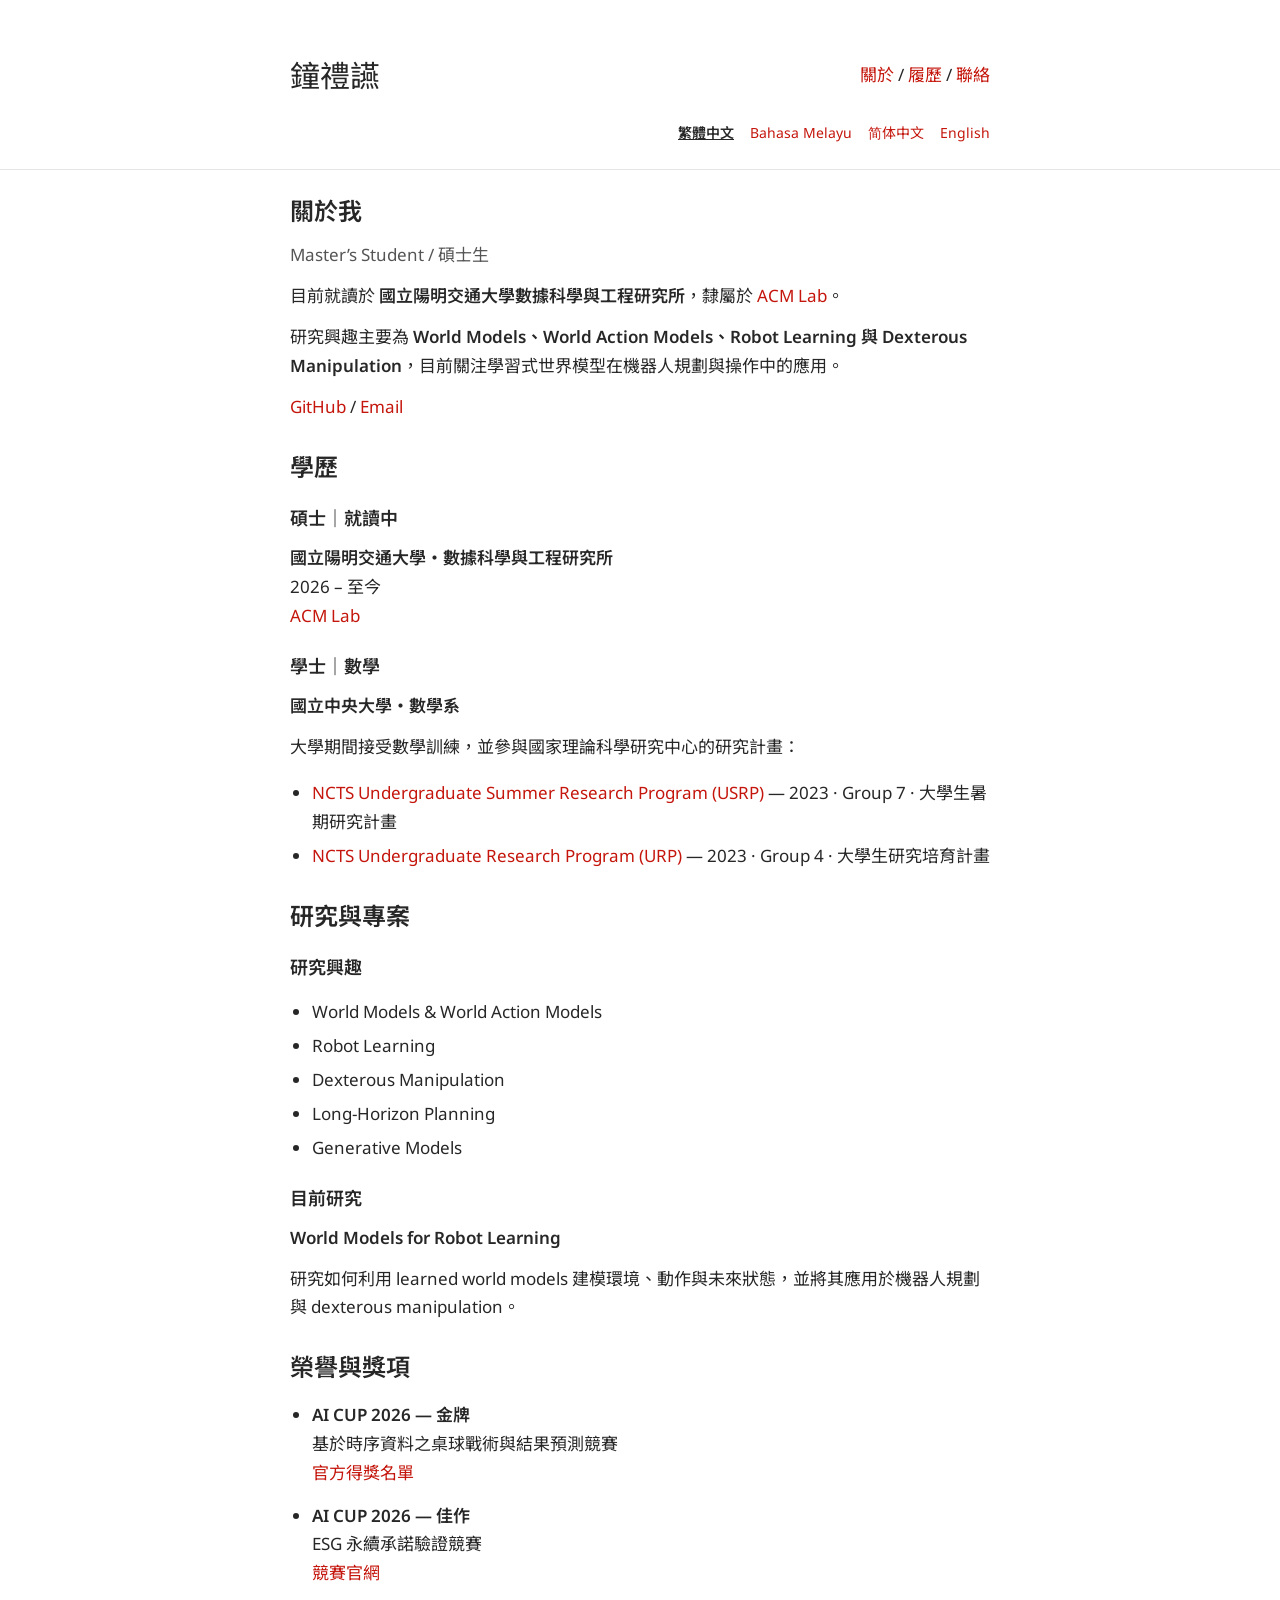
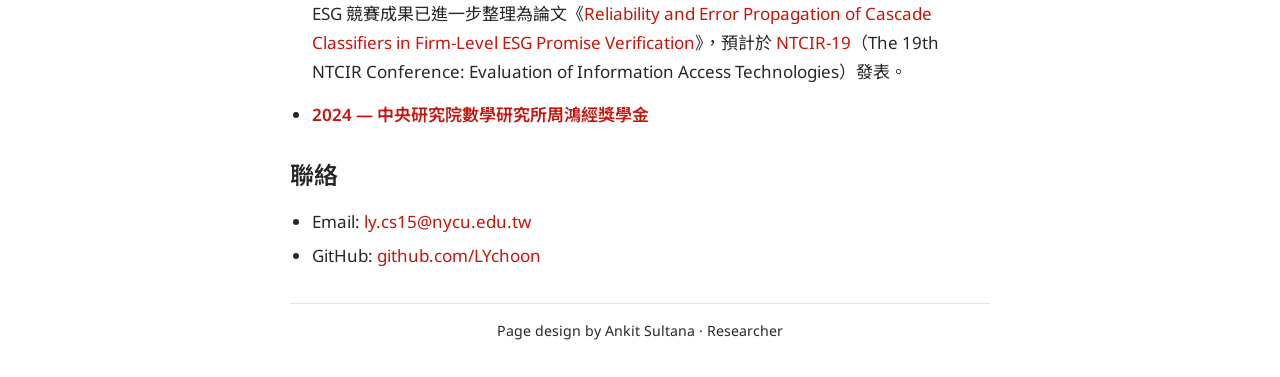
<file: index.html>
<!doctype html>
<!-- Adapted from Researcher by Ankit Sultana. GPL-3.0; see LICENSE. -->
<html lang="zh-Hant">
<head>
  <meta charset="utf-8">
  <meta name="viewport" content="width=device-width, initial-scale=1">
  <title>鐘禮讌 | CV</title>
  <meta name="description" content="鐘禮讌，國立陽明交通大學數據科學與工程研究所碩士生，隸屬 ACM Lab。研究興趣包括 World Models、Robot Learning 與 Dexterous Manipulation。">
  <meta name="author" content="鐘禮讌">
  <link rel="stylesheet" href="style.css">
  <script src="languages.js" defer></script>
</head>
<body>
  <a class="skip-link" href="#about">跳到主要內容</a>
  <header>
    <div class="container navbar">
      <a id="author-name" href="#about">鐘禮讌</a>
      <nav aria-label="履歷">
        <a href="#about">關於</a><span aria-hidden="true"> / </span>
        <a href="#education">履歷</a><span aria-hidden="true"> / </span>
        <a href="#contact">聯絡</a>
      </nav>
    </div>
    <nav class="language-nav container" aria-label="語言選擇">
        <a href="index.html" lang="zh-Hant" hreflang="zh-Hant" aria-current="page">繁體中文</a>
        <a href="zh-cn.html" lang="zh-Hans" hreflang="zh-Hans">简体中文</a>
        <a href="en.html" lang="en" hreflang="en">English</a>
        <a href="ms.html" lang="ms" hreflang="ms">Bahasa Melayu</a>
    </nav>
  </header>
  <hr class="page-rule">
  <main class="container content">
    <section id="about" aria-labelledby="about-title">
      <h1 id="about-title">關於我</h1>
      <p class="subtitle">Master’s Student / 碩士生</p>
      <p>目前就讀於 <strong>國立陽明交通大學數據科學與工程研究所</strong>，隸屬於 <a href="https://acm.cs.nycu.edu.tw/">ACM Lab</a>。</p>
      <p>研究興趣主要為 <strong>World Models、World Action Models、Robot Learning 與 Dexterous Manipulation</strong>，目前關注學習式世界模型在機器人規劃與操作中的應用。</p>
      <p><a href="https://github.com/LYchoon">GitHub</a> / <a href="mailto:ly.cs15@nycu.edu.tw">Email</a></p>
    </section>
    <section id="education" aria-labelledby="education-title">
      <h2 id="education-title">學歷</h2>
      <h3>碩士｜就讀中</h3>
      <p><strong>國立陽明交通大學・數據科學與工程研究所</strong><br>
        2026 – 至今<br>
        <a href="https://acm.cs.nycu.edu.tw/">ACM Lab</a>
      </p>
      <h3>學士｜數學</h3>
      <p><strong>國立中央大學・數學系</strong></p>
      <p>大學期間接受數學訓練，並參與國家理論科學研究中心的研究計畫：</p>
      <ul>
        <li><a href="https://sites.google.com/ncts.ntu.edu.tw/nctsusrp/2023/2023-topics-groups-reports?authuser=0">NCTS Undergraduate Summer Research Program (USRP)</a> — 2023 · Group 7 · 大學生暑期研究計畫</li>
        <li><a href="https://sites.google.com/ncts.ntu.edu.tw/urp/home/urp/2023?authuser=0">NCTS Undergraduate Research Program (URP)</a> — 2023 · Group 4 · 大學生研究培育計畫</li>
      </ul>
    </section>
    <section id="research" aria-labelledby="research-title">
      <h2 id="research-title">研究與專案</h2>
      <h3>研究興趣</h3>
      <ul>
        <li>World Models &amp; World Action Models</li>
        <li>Robot Learning</li>
        <li>Dexterous Manipulation</li>
        <li>Long-Horizon Planning</li>
        <li>Generative Models</li>
      </ul>
      <h3>目前研究</h3>
      <p><strong>World Models for Robot Learning</strong></p>
      <p>研究如何利用 learned world models 建模環境、動作與未來狀態，並將其應用於機器人規劃與 dexterous manipulation。</p>
    </section>
    <section id="awards" aria-labelledby="awards-title">
      <h2 id="awards-title">榮譽與獎項</h2>
      <ul class="awards-list">
        <li><strong>AI CUP 2026 — 金牌</strong><br>
          基於時序資料之桌球戰術與結果預測競賽<br>
          <a href="https://www.aicup.tw/_files/ugd/7fbdbf_f5f17a3fa5fc48acb966f7048b64f83f.pdf#page=1">官方得獎名單</a>
        </li>
        <li><strong>AI CUP 2026 — 佳作</strong><br>
          ESG 永續承諾驗證競賽<br>
          <a href="https://veripromiseesg.github.io/">競賽官網</a>
          <p>ESG 競賽成果已進一步整理為論文《<a href="https://research.nii.ac.jp/ntcir/ntcir-19/program.html#session-5a">Reliability and Error Propagation of Cascade Classifiers in Firm-Level ESG Promise Verification</a>》，預計於 <a href="https://research.nii.ac.jp/ntcir/ntcir-19/conference.html">NTCIR-19</a>（The 19th NTCIR Conference: Evaluation of Information Access Technologies）發表。</p>
        </li>
        <li><strong><a href="https://www.math.sinica.edu.tw/f59addca-1da6-47fd-9bb8-18d087da6088/posts/15089">2024 — 中央研究院數學研究所周鴻經獎學金</a></strong></li>
      </ul>
    </section>
    <section id="contact" aria-labelledby="contact-title">
      <h2 id="contact-title">聯絡</h2>
      <ul>
        <li>Email: <a href="mailto:ly.cs15@nycu.edu.tw">ly.cs15@nycu.edu.tw</a></li>
        <li>GitHub: <a href="https://github.com/LYchoon">github.com/LYchoon</a></li>
      </ul>
    </section>
    <footer>
      <hr>
      <p><small>Page design by <a href="https://github.com/ankitsultana/researcher">Ankit Sultana</a> · Researcher</small></p>
    </footer>
  </main>
</body>
</html>
</file>
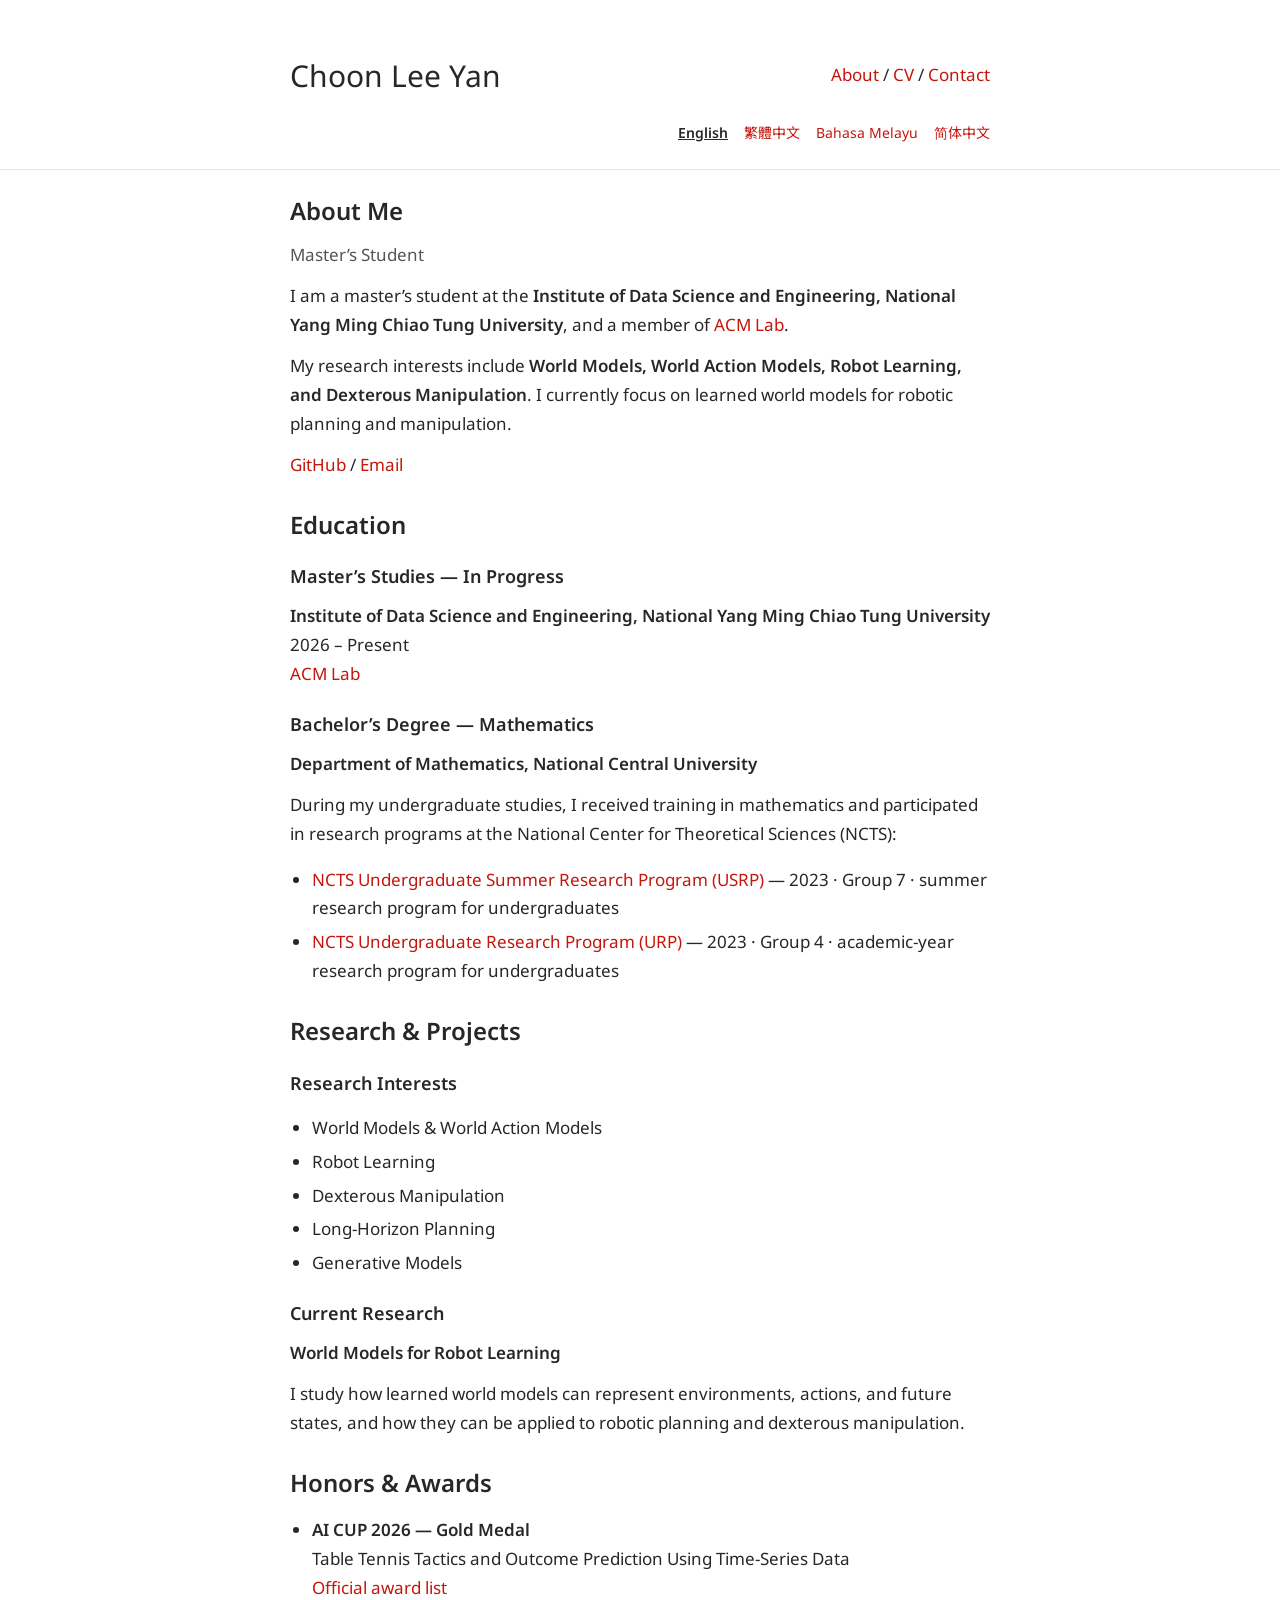
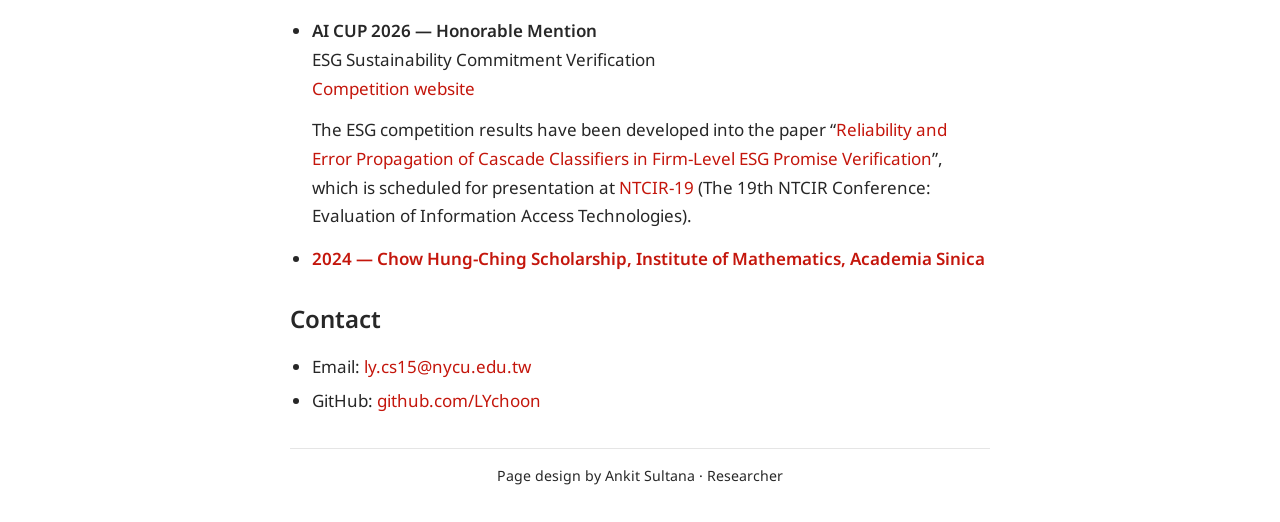
<file: en.html>
<!doctype html>
<!-- Adapted from Researcher by Ankit Sultana. GPL-3.0; see LICENSE. -->
<html lang="en">
<head>
  <meta charset="utf-8">
  <meta name="viewport" content="width=device-width, initial-scale=1">
  <title>Choon Lee Yan | CV</title>
  <meta name="description" content="Choon Lee Yan is a master’s student at the Institute of Data Science and Engineering, National Yang Ming Chiao Tung University, and a member of ACM Lab. Research interests include world models and robot learning.">
  <meta name="author" content="Choon Lee Yan">
  <link rel="stylesheet" href="style.css">
  <script src="languages.js" defer></script>
</head>
<body>
  <a class="skip-link" href="#about">Skip to main content</a>
  <header>
    <div class="container navbar">
      <a id="author-name" href="#about">Choon Lee Yan</a>
      <nav aria-label="CV">
        <a href="#about">About</a><span aria-hidden="true"> / </span>
        <a href="#education">CV</a><span aria-hidden="true"> / </span>
        <a href="#contact">Contact</a>
      </nav>
    </div>
    <nav class="language-nav container" aria-label="Language selection">
        <a href="en.html" lang="en" hreflang="en" aria-current="page">English</a>
        <a href="index.html" lang="zh-Hant" hreflang="zh-Hant">繁體中文</a>
        <a href="zh-cn.html" lang="zh-Hans" hreflang="zh-Hans">简体中文</a>
        <a href="ms.html" lang="ms" hreflang="ms">Bahasa Melayu</a>
    </nav>
  </header>
  <hr class="page-rule">
  <main class="container content">
    <section id="about" aria-labelledby="about-title">
      <h1 id="about-title">About Me</h1>
      <p class="subtitle">Master’s Student</p>
      <p>I am a master’s student at the <strong>Institute of Data Science and Engineering, National Yang Ming Chiao Tung University</strong>, and a member of <a href="https://acm.cs.nycu.edu.tw/">ACM Lab</a>.</p>
      <p>My research interests include <strong>World Models, World Action Models, Robot Learning, and Dexterous Manipulation</strong>. I currently focus on learned world models for robotic planning and manipulation.</p>
      <p><a href="https://github.com/LYchoon">GitHub</a> / <a href="mailto:ly.cs15@nycu.edu.tw">Email</a></p>
    </section>
    <section id="education" aria-labelledby="education-title">
      <h2 id="education-title">Education</h2>
      <h3>Master’s Studies — In Progress</h3>
      <p><strong>Institute of Data Science and Engineering, National Yang Ming Chiao Tung University</strong><br>
        2026 – Present<br>
        <a href="https://acm.cs.nycu.edu.tw/">ACM Lab</a>
      </p>
      <h3>Bachelor’s Degree — Mathematics</h3>
      <p><strong>Department of Mathematics, National Central University</strong></p>
      <p>During my undergraduate studies, I received training in mathematics and participated in research programs at the National Center for Theoretical Sciences (NCTS):</p>
      <ul>
        <li><a href="https://sites.google.com/ncts.ntu.edu.tw/nctsusrp/2023/2023-topics-groups-reports?authuser=0">NCTS Undergraduate Summer Research Program (USRP)</a> — 2023 · Group 7 · summer research program for undergraduates</li>
        <li><a href="https://sites.google.com/ncts.ntu.edu.tw/urp/home/urp/2023?authuser=0">NCTS Undergraduate Research Program (URP)</a> — 2023 · Group 4 · academic-year research program for undergraduates</li>
      </ul>
    </section>
    <section id="research" aria-labelledby="research-title">
      <h2 id="research-title">Research &amp; Projects</h2>
      <h3>Research Interests</h3>
      <ul>
        <li>World Models &amp; World Action Models</li>
        <li>Robot Learning</li>
        <li>Dexterous Manipulation</li>
        <li>Long-Horizon Planning</li>
        <li>Generative Models</li>
      </ul>
      <h3>Current Research</h3>
      <p><strong>World Models for Robot Learning</strong></p>
      <p>I study how learned world models can represent environments, actions, and future states, and how they can be applied to robotic planning and dexterous manipulation.</p>
    </section>
    <section id="awards" aria-labelledby="awards-title">
      <h2 id="awards-title">Honors &amp; Awards</h2>
      <ul class="awards-list">
        <li><strong>AI CUP 2026 — Gold Medal</strong><br>
          Table Tennis Tactics and Outcome Prediction Using Time-Series Data<br>
          <a href="https://www.aicup.tw/_files/ugd/7fbdbf_f5f17a3fa5fc48acb966f7048b64f83f.pdf#page=1">Official award list</a>
        </li>
        <li><strong>AI CUP 2026 — Honorable Mention</strong><br>
          ESG Sustainability Commitment Verification<br>
          <a href="https://veripromiseesg.github.io/">Competition website</a>
          <p>The ESG competition results have been developed into the paper “<a href="https://research.nii.ac.jp/ntcir/ntcir-19/program.html#session-5a">Reliability and Error Propagation of Cascade Classifiers in Firm-Level ESG Promise Verification</a>”, which is scheduled for presentation at <a href="https://research.nii.ac.jp/ntcir/ntcir-19/conference.html">NTCIR-19</a> (The 19th NTCIR Conference: Evaluation of Information Access Technologies).</p>
        </li>
        <li><strong><a href="https://www.math.sinica.edu.tw/f59addca-1da6-47fd-9bb8-18d087da6088/posts/15089">2024 — Chow Hung-Ching Scholarship, Institute of Mathematics, Academia Sinica</a></strong></li>
      </ul>
    </section>
    <section id="contact" aria-labelledby="contact-title">
      <h2 id="contact-title">Contact</h2>
      <ul>
        <li>Email: <a href="mailto:ly.cs15@nycu.edu.tw">ly.cs15@nycu.edu.tw</a></li>
        <li>GitHub: <a href="https://github.com/LYchoon">github.com/LYchoon</a></li>
      </ul>
    </section>
    <footer>
      <hr>
      <p><small>Page design by <a href="https://github.com/ankitsultana/researcher">Ankit Sultana</a> · Researcher</small></p>
    </footer>
  </main>
</body>
</html>
</file>
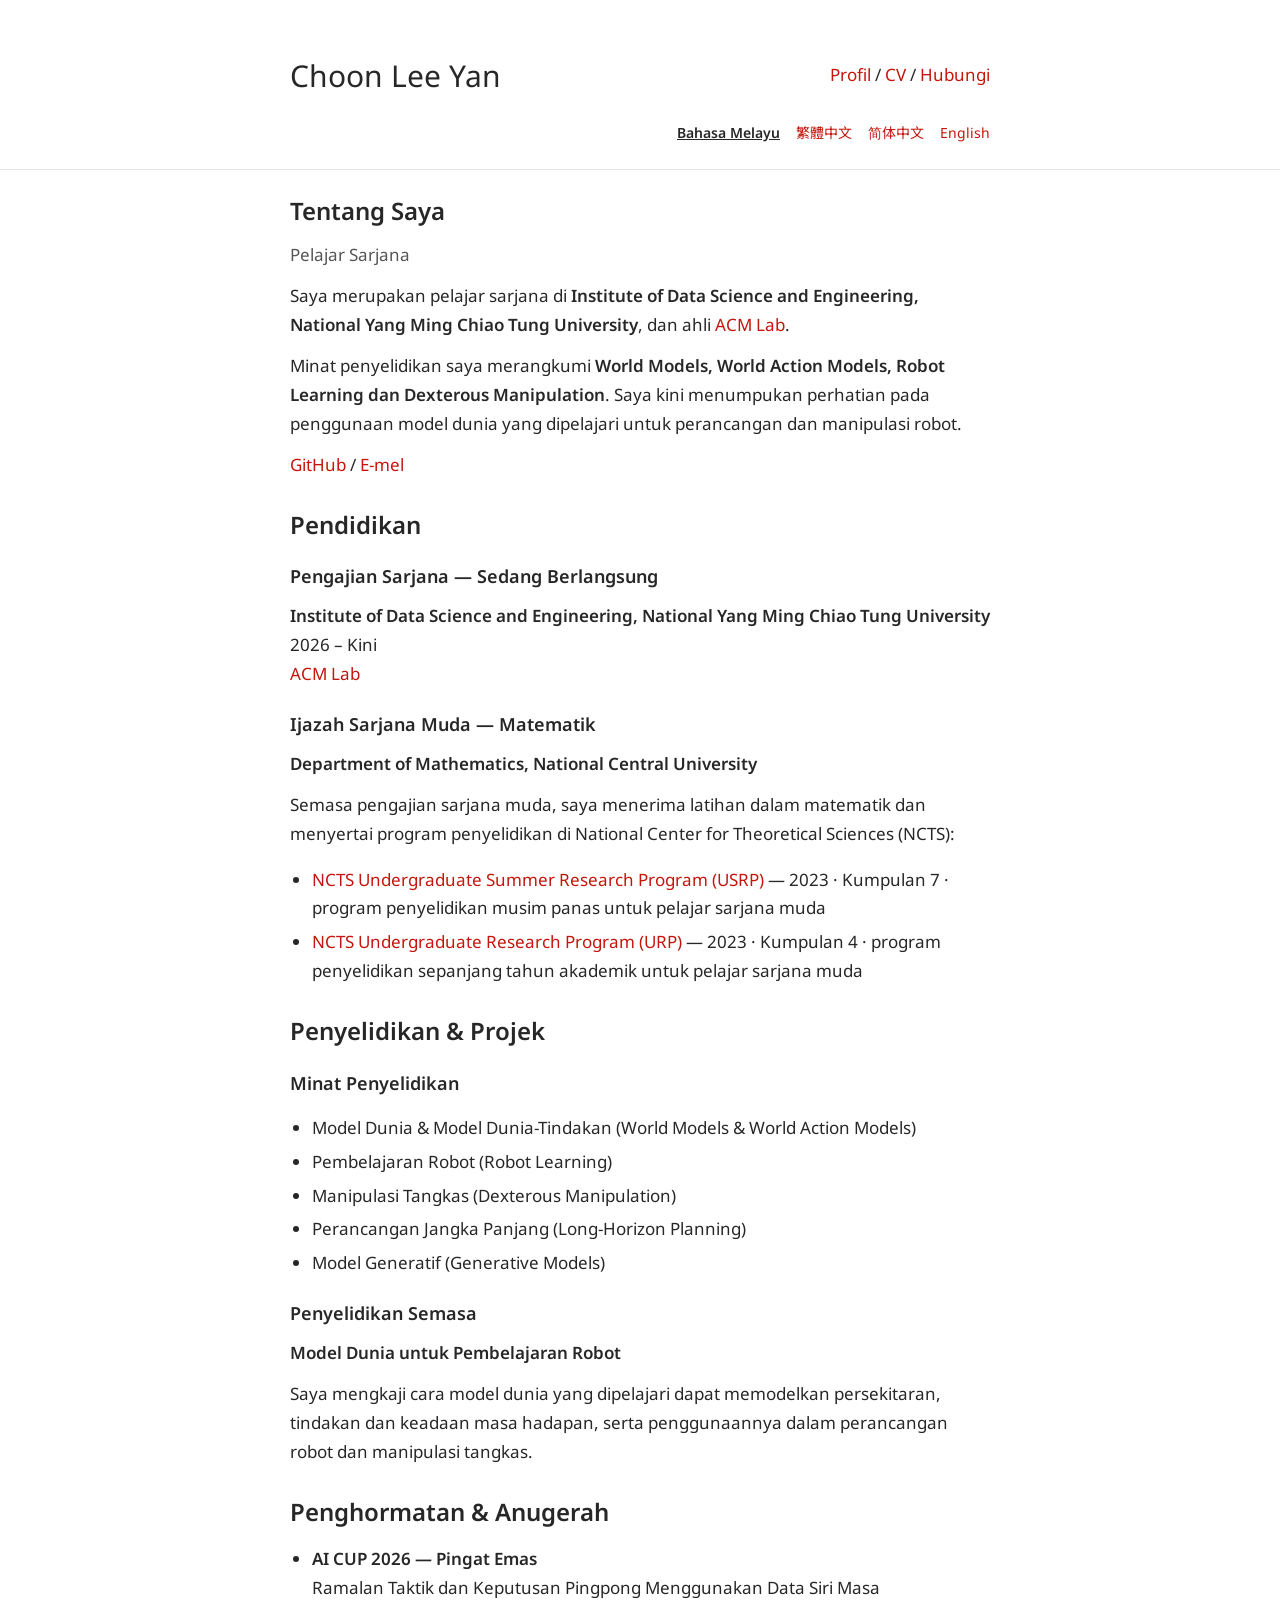
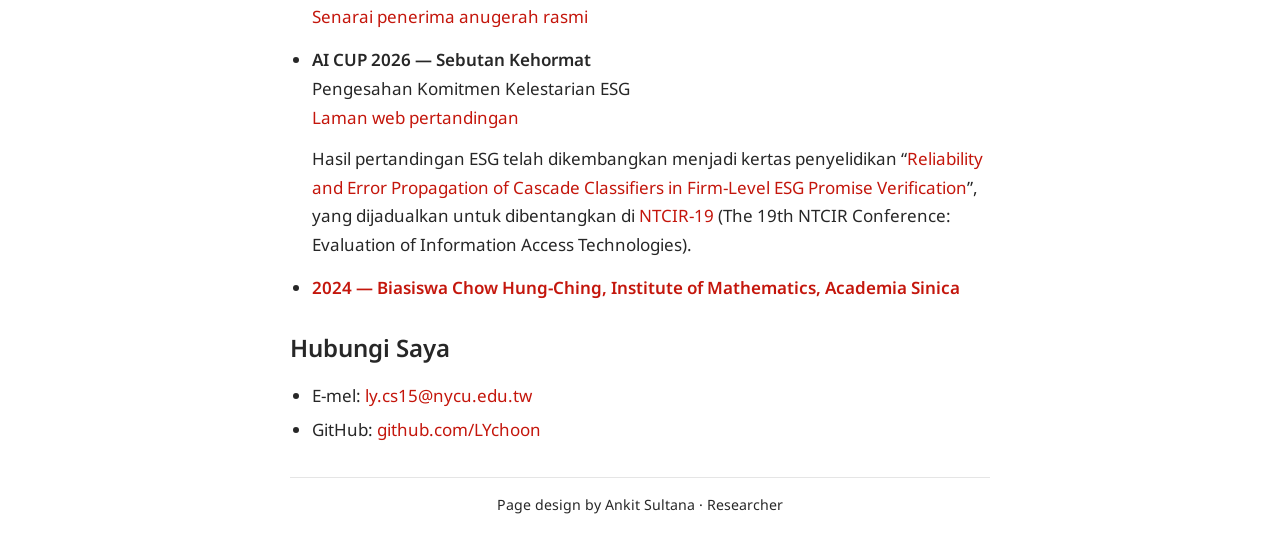
<file: ms.html>
<!doctype html>
<!-- Adapted from Researcher by Ankit Sultana. GPL-3.0; see LICENSE. -->
<html lang="ms">
<head>
  <meta charset="utf-8">
  <meta name="viewport" content="width=device-width, initial-scale=1">
  <title>Choon Lee Yan | CV</title>
  <meta name="description" content="Choon Lee Yan ialah pelajar sarjana di Institute of Data Science and Engineering, National Yang Ming Chiao Tung University, dan ahli ACM Lab. Minat penyelidikan merangkumi model dunia dan pembelajaran robot.">
  <meta name="author" content="Choon Lee Yan">
  <link rel="stylesheet" href="style.css">
  <script src="languages.js" defer></script>
</head>
<body>
  <a class="skip-link" href="#about">Langkau ke kandungan utama</a>
  <header>
    <div class="container navbar">
      <a id="author-name" href="#about">Choon Lee Yan</a>
      <nav aria-label="CV">
        <a href="#about">Profil</a><span aria-hidden="true"> / </span>
        <a href="#education">CV</a><span aria-hidden="true"> / </span>
        <a href="#contact">Hubungi</a>
      </nav>
    </div>
    <nav class="language-nav container" aria-label="Pilihan bahasa">
        <a href="ms.html" lang="ms" hreflang="ms" aria-current="page">Bahasa Melayu</a>
        <a href="index.html" lang="zh-Hant" hreflang="zh-Hant">繁體中文</a>
        <a href="zh-cn.html" lang="zh-Hans" hreflang="zh-Hans">简体中文</a>
        <a href="en.html" lang="en" hreflang="en">English</a>
    </nav>
  </header>
  <hr class="page-rule">
  <main class="container content">
    <section id="about" aria-labelledby="about-title">
      <h1 id="about-title">Tentang Saya</h1>
      <p class="subtitle">Pelajar Sarjana</p>
      <p>Saya merupakan pelajar sarjana di <strong>Institute of Data Science and Engineering, National Yang Ming Chiao Tung University</strong>, dan ahli <a href="https://acm.cs.nycu.edu.tw/">ACM Lab</a>.</p>
      <p>Minat penyelidikan saya merangkumi <strong>World Models, World Action Models, Robot Learning dan Dexterous Manipulation</strong>. Saya kini menumpukan perhatian pada penggunaan model dunia yang dipelajari untuk perancangan dan manipulasi robot.</p>
      <p><a href="https://github.com/LYchoon">GitHub</a> / <a href="mailto:ly.cs15@nycu.edu.tw">E-mel</a></p>
    </section>
    <section id="education" aria-labelledby="education-title">
      <h2 id="education-title">Pendidikan</h2>
      <h3>Pengajian Sarjana — Sedang Berlangsung</h3>
      <p><strong>Institute of Data Science and Engineering, National Yang Ming Chiao Tung University</strong><br>
        2026 – Kini<br>
        <a href="https://acm.cs.nycu.edu.tw/">ACM Lab</a>
      </p>
      <h3>Ijazah Sarjana Muda — Matematik</h3>
      <p><strong>Department of Mathematics, National Central University</strong></p>
      <p>Semasa pengajian sarjana muda, saya menerima latihan dalam matematik dan menyertai program penyelidikan di National Center for Theoretical Sciences (NCTS):</p>
      <ul>
        <li><a href="https://sites.google.com/ncts.ntu.edu.tw/nctsusrp/2023/2023-topics-groups-reports?authuser=0">NCTS Undergraduate Summer Research Program (USRP)</a> — 2023 · Kumpulan 7 · program penyelidikan musim panas untuk pelajar sarjana muda</li>
        <li><a href="https://sites.google.com/ncts.ntu.edu.tw/urp/home/urp/2023?authuser=0">NCTS Undergraduate Research Program (URP)</a> — 2023 · Kumpulan 4 · program penyelidikan sepanjang tahun akademik untuk pelajar sarjana muda</li>
      </ul>
    </section>
    <section id="research" aria-labelledby="research-title">
      <h2 id="research-title">Penyelidikan &amp; Projek</h2>
      <h3>Minat Penyelidikan</h3>
      <ul>
        <li>Model Dunia &amp; Model Dunia-Tindakan (World Models &amp; World Action Models)</li>
        <li>Pembelajaran Robot (Robot Learning)</li>
        <li>Manipulasi Tangkas (Dexterous Manipulation)</li>
        <li>Perancangan Jangka Panjang (Long-Horizon Planning)</li>
        <li>Model Generatif (Generative Models)</li>
      </ul>
      <h3>Penyelidikan Semasa</h3>
      <p><strong>Model Dunia untuk Pembelajaran Robot</strong></p>
      <p>Saya mengkaji cara model dunia yang dipelajari dapat memodelkan persekitaran, tindakan dan keadaan masa hadapan, serta penggunaannya dalam perancangan robot dan manipulasi tangkas.</p>
    </section>
    <section id="awards" aria-labelledby="awards-title">
      <h2 id="awards-title">Penghormatan &amp; Anugerah</h2>
      <ul class="awards-list">
        <li><strong>AI CUP 2026 — Pingat Emas</strong><br>
          Ramalan Taktik dan Keputusan Pingpong Menggunakan Data Siri Masa<br>
          <a href="https://www.aicup.tw/_files/ugd/7fbdbf_f5f17a3fa5fc48acb966f7048b64f83f.pdf#page=1">Senarai penerima anugerah rasmi</a>
        </li>
        <li><strong>AI CUP 2026 — Sebutan Kehormat</strong><br>
          Pengesahan Komitmen Kelestarian ESG<br>
          <a href="https://veripromiseesg.github.io/">Laman web pertandingan</a>
          <p>Hasil pertandingan ESG telah dikembangkan menjadi kertas penyelidikan “<a href="https://research.nii.ac.jp/ntcir/ntcir-19/program.html#session-5a">Reliability and Error Propagation of Cascade Classifiers in Firm-Level ESG Promise Verification</a>”, yang dijadualkan untuk dibentangkan di <a href="https://research.nii.ac.jp/ntcir/ntcir-19/conference.html">NTCIR-19</a> (The 19th NTCIR Conference: Evaluation of Information Access Technologies).</p>
        </li>
        <li><strong><a href="https://www.math.sinica.edu.tw/f59addca-1da6-47fd-9bb8-18d087da6088/posts/15089">2024 — Biasiswa Chow Hung-Ching, Institute of Mathematics, Academia Sinica</a></strong></li>
      </ul>
    </section>
    <section id="contact" aria-labelledby="contact-title">
      <h2 id="contact-title">Hubungi Saya</h2>
      <ul>
        <li>E-mel: <a href="mailto:ly.cs15@nycu.edu.tw">ly.cs15@nycu.edu.tw</a></li>
        <li>GitHub: <a href="https://github.com/LYchoon">github.com/LYchoon</a></li>
      </ul>
    </section>
    <footer>
      <hr>
      <p><small>Page design by <a href="https://github.com/ankitsultana/researcher">Ankit Sultana</a> · Researcher</small></p>
    </footer>
  </main>
</body>
</html>
</file>
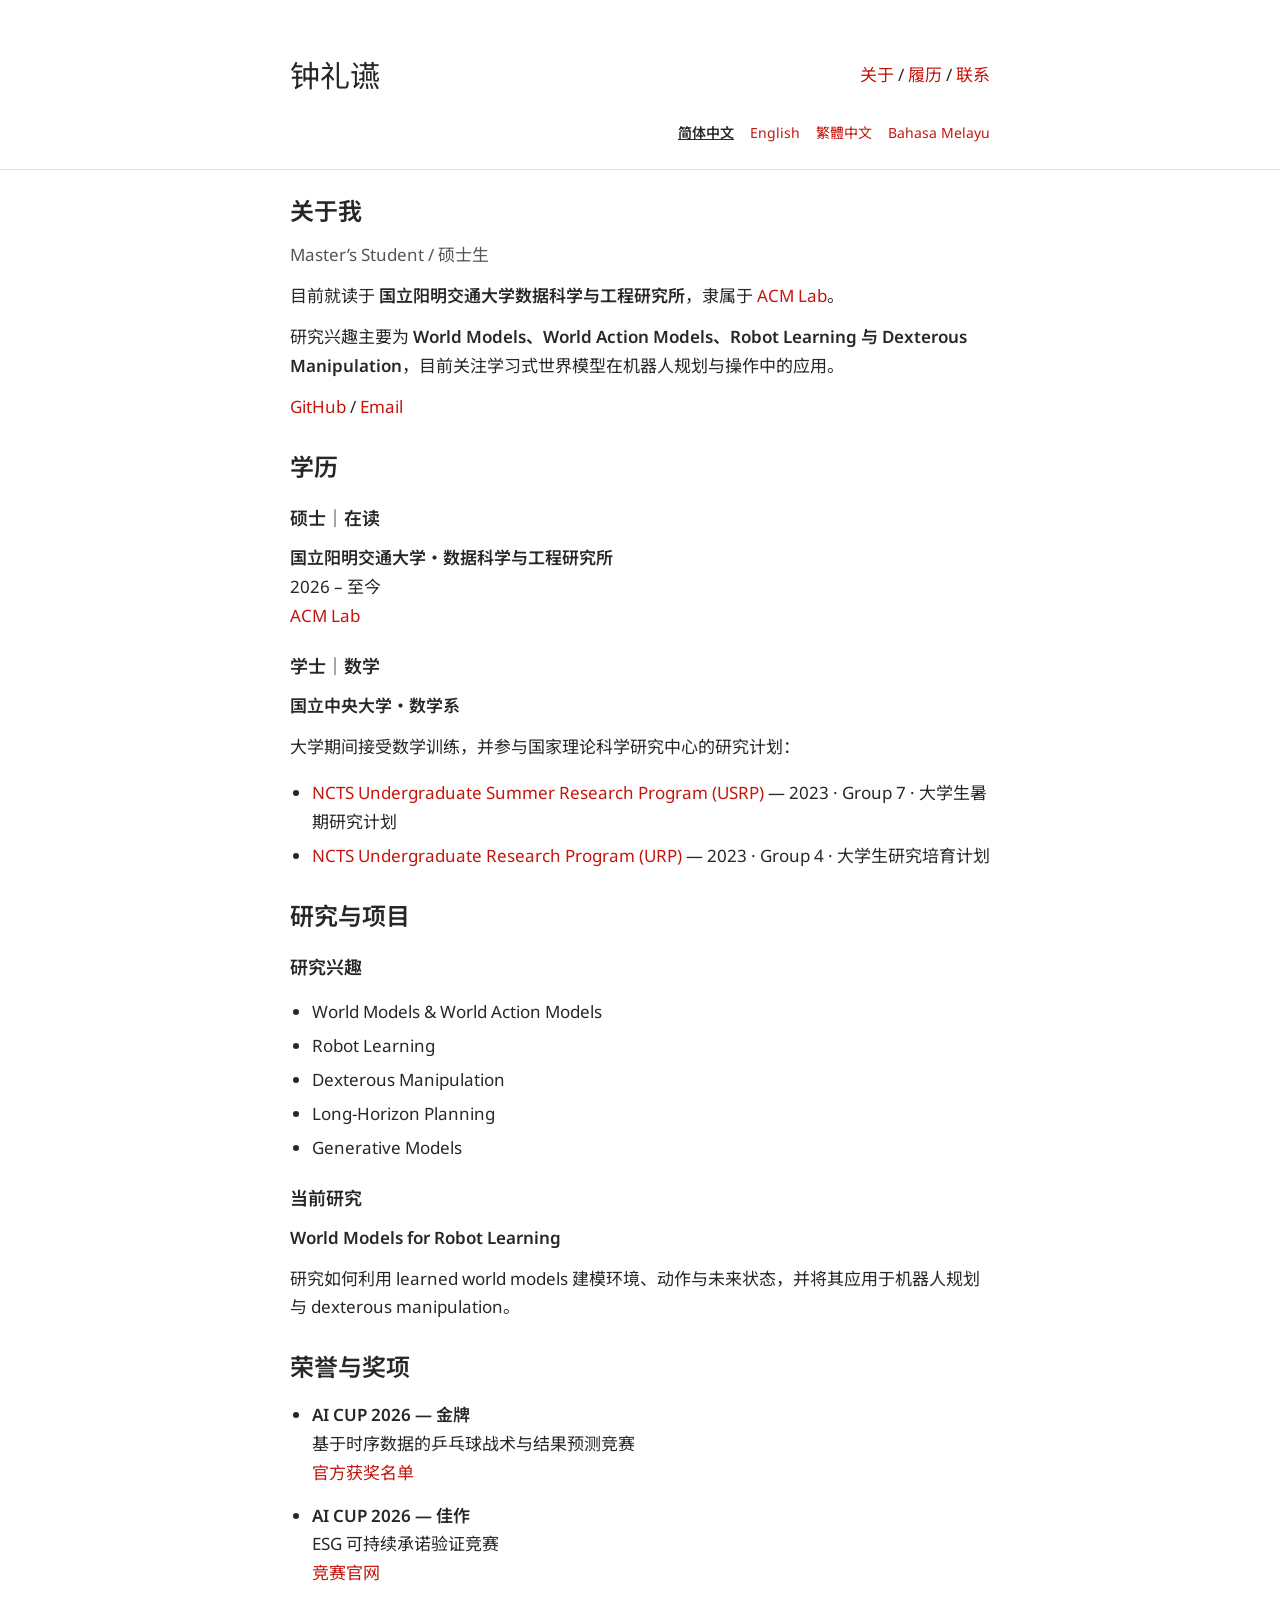
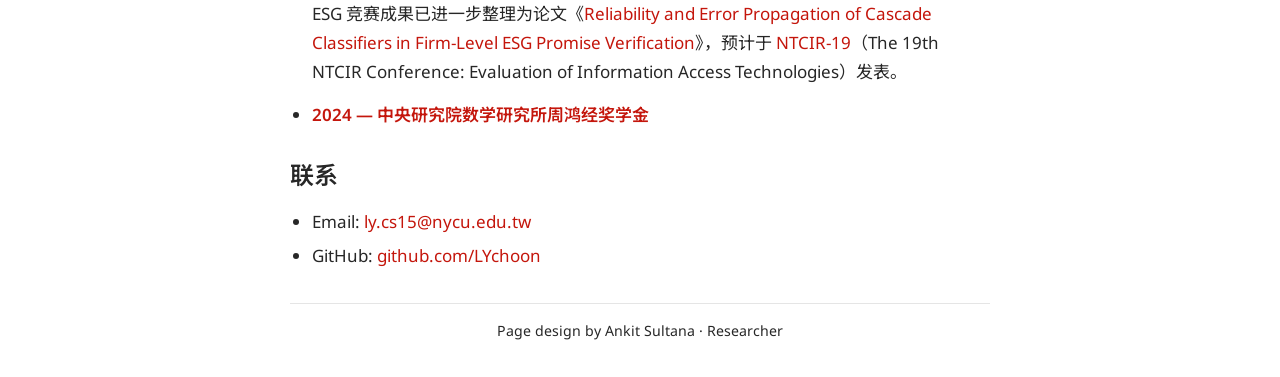
<file: zh-cn.html>
<!doctype html>
<!-- Adapted from Researcher by Ankit Sultana. GPL-3.0; see LICENSE. -->
<html lang="zh-Hans">
<head>
  <meta charset="utf-8">
  <meta name="viewport" content="width=device-width, initial-scale=1">
  <title>钟礼䜩 | CV</title>
  <meta name="description" content="钟礼䜩，国立阳明交通大学数据科学与工程研究所硕士生，隶属于 ACM Lab。研究兴趣包括 World Models、Robot Learning 与 Dexterous Manipulation。">
  <meta name="author" content="钟礼䜩">
  <link rel="stylesheet" href="style.css">
  <script src="languages.js" defer></script>
</head>
<body>
  <a class="skip-link" href="#about">跳到主要内容</a>
  <header>
    <div class="container navbar">
      <a id="author-name" href="#about">钟礼䜩</a>
      <nav aria-label="履历">
        <a href="#about">关于</a><span aria-hidden="true"> / </span>
        <a href="#education">履历</a><span aria-hidden="true"> / </span>
        <a href="#contact">联系</a>
      </nav>
    </div>
    <nav class="language-nav container" aria-label="语言选择">
        <a href="zh-cn.html" lang="zh-Hans" hreflang="zh-Hans" aria-current="page">简体中文</a>
        <a href="index.html" lang="zh-Hant" hreflang="zh-Hant">繁體中文</a>
        <a href="en.html" lang="en" hreflang="en">English</a>
        <a href="ms.html" lang="ms" hreflang="ms">Bahasa Melayu</a>
    </nav>
  </header>
  <hr class="page-rule">
  <main class="container content">
    <section id="about" aria-labelledby="about-title">
      <h1 id="about-title">关于我</h1>
      <p class="subtitle">Master’s Student / 硕士生</p>
      <p>目前就读于 <strong>国立阳明交通大学数据科学与工程研究所</strong>，隶属于 <a href="https://acm.cs.nycu.edu.tw/">ACM Lab</a>。</p>
      <p>研究兴趣主要为 <strong>World Models、World Action Models、Robot Learning 与 Dexterous Manipulation</strong>，目前关注学习式世界模型在机器人规划与操作中的应用。</p>
      <p><a href="https://github.com/LYchoon">GitHub</a> / <a href="mailto:ly.cs15@nycu.edu.tw">Email</a></p>
    </section>
    <section id="education" aria-labelledby="education-title">
      <h2 id="education-title">学历</h2>
      <h3>硕士｜在读</h3>
      <p><strong>国立阳明交通大学・数据科学与工程研究所</strong><br>
        2026 – 至今<br>
        <a href="https://acm.cs.nycu.edu.tw/">ACM Lab</a>
      </p>
      <h3>学士｜数学</h3>
      <p><strong>国立中央大学・数学系</strong></p>
      <p>大学期间接受数学训练，并参与国家理论科学研究中心的研究计划：</p>
      <ul>
        <li><a href="https://sites.google.com/ncts.ntu.edu.tw/nctsusrp/2023/2023-topics-groups-reports?authuser=0">NCTS Undergraduate Summer Research Program (USRP)</a> — 2023 · Group 7 · 大学生暑期研究计划</li>
        <li><a href="https://sites.google.com/ncts.ntu.edu.tw/urp/home/urp/2023?authuser=0">NCTS Undergraduate Research Program (URP)</a> — 2023 · Group 4 · 大学生研究培育计划</li>
      </ul>
    </section>
    <section id="research" aria-labelledby="research-title">
      <h2 id="research-title">研究与项目</h2>
      <h3>研究兴趣</h3>
      <ul>
        <li>World Models &amp; World Action Models</li>
        <li>Robot Learning</li>
        <li>Dexterous Manipulation</li>
        <li>Long-Horizon Planning</li>
        <li>Generative Models</li>
      </ul>
      <h3>当前研究</h3>
      <p><strong>World Models for Robot Learning</strong></p>
      <p>研究如何利用 learned world models 建模环境、动作与未来状态，并将其应用于机器人规划与 dexterous manipulation。</p>
    </section>
    <section id="awards" aria-labelledby="awards-title">
      <h2 id="awards-title">荣誉与奖项</h2>
      <ul class="awards-list">
        <li><strong>AI CUP 2026 — 金牌</strong><br>
          基于时序数据的乒乓球战术与结果预测竞赛<br>
          <a href="https://www.aicup.tw/_files/ugd/7fbdbf_f5f17a3fa5fc48acb966f7048b64f83f.pdf#page=1">官方获奖名单</a>
        </li>
        <li><strong>AI CUP 2026 — 佳作</strong><br>
          ESG 可持续承诺验证竞赛<br>
          <a href="https://veripromiseesg.github.io/">竞赛官网</a>
          <p>ESG 竞赛成果已进一步整理为论文《<a href="https://research.nii.ac.jp/ntcir/ntcir-19/program.html#session-5a">Reliability and Error Propagation of Cascade Classifiers in Firm-Level ESG Promise Verification</a>》，预计于 <a href="https://research.nii.ac.jp/ntcir/ntcir-19/conference.html">NTCIR-19</a>（The 19th NTCIR Conference: Evaluation of Information Access Technologies）发表。</p>
        </li>
        <li><strong><a href="https://www.math.sinica.edu.tw/f59addca-1da6-47fd-9bb8-18d087da6088/posts/15089">2024 — 中央研究院数学研究所周鸿经奖学金</a></strong></li>
      </ul>
    </section>
    <section id="contact" aria-labelledby="contact-title">
      <h2 id="contact-title">联系</h2>
      <ul>
        <li>Email: <a href="mailto:ly.cs15@nycu.edu.tw">ly.cs15@nycu.edu.tw</a></li>
        <li>GitHub: <a href="https://github.com/LYchoon">github.com/LYchoon</a></li>
      </ul>
    </section>
    <footer>
      <hr>
      <p><small>Page design by <a href="https://github.com/ankitsultana/researcher">Ankit Sultana</a> · Researcher</small></p>
    </footer>
  </main>
</body>
</html>
</file>
<file: style.css>
/* Researcher by Ankit Sultana, adapted 2026-10-05. GPL-3.0; see LICENSE. */
@import url("https://fonts.googleapis.com/css2?family=Noto+Sans:wght@400;600&family=Noto+Sans+JP:wght@400;600&family=Noto+Sans+SC:wght@400;600&family=Noto+Sans+TC:wght@400;600&display=swap");

html { scroll-behavior: smooth; }
body { margin: 0; color: #272727; background: #fff; font-family: "Noto Sans", "Noto Sans TC", "Segoe UI", Arial, sans-serif; font-size: 17px; font-weight: 400; line-height: 1.7; }
html[lang="zh-Hant"] body { font-family: "Noto Sans", "Noto Sans TC", "Microsoft JhengHei", sans-serif; }
html[lang="zh-Hans"] body { font-family: "Noto Sans", "Noto Sans SC", "Microsoft YaHei", "Microsoft JhengHei", sans-serif; }
html[lang="ja"] body { font-family: "Noto Sans", "Noto Sans JP", "Yu Gothic", "Meiryo", sans-serif; }
h1, h2, h3, strong, b { font-weight: 600; }
a { color: #c4160c; text-decoration: none; overflow-wrap: anywhere; }
a:hover { text-decoration: underline; }
a:focus-visible { outline: 2px solid #c4160c; outline-offset: 4px; }
hr { border: 0; border-top: 1px solid rgba(0, 0, 0, .1); }
.container { max-width: 700px; margin: auto; }
.navbar { padding: 50px 0 20px; display: flex; align-items: center; justify-content: space-between; gap: 24px; }
#author-name { color: #272727; font-size: 30px; }
nav { white-space: nowrap; }
.language-nav { display: flex; justify-content: flex-end; flex-wrap: wrap; gap: 6px 16px; padding-bottom: 24px; font-size: 14px; }
.language-nav a[aria-current="page"] { color: #272727; font-weight: 600; text-decoration: underline; }
.page-rule { margin: 0; }
.content { padding-top: 24px; padding-bottom: 32px; }
h1, h2 { font-size: 24px; line-height: 1.4; margin: 28px 0 14px; }
h1 { margin-top: 0; }
h3 { font-size: 18px; line-height: 1.5; margin: 22px 0 8px; }
p { margin: 12px 0; }
.subtitle { margin-top: 0; color: #555; }
.pending { color: #626262; }
section { scroll-margin-top: 24px; }
ul { padding-left: 22px; }
li { margin: 5px 0; }
.awards-list li { margin: 14px 0; }
footer { margin-top: 32px; }
footer p { text-align: center; margin-bottom: 0; }
footer a { color: inherit; }
.skip-link { position: absolute; top: -100px; left: 16px; background: white; padding: 8px 12px; }
.skip-link:focus { top: 8px; }
@media (max-width: 800px) { .container { max-width: 600px; } }
@media (max-width: 650px) { .container { width: 83%; } }
@media (max-width: 500px) {
  .navbar { padding: 40px 0 20px; flex-direction: column; gap: 4px; }
  .language-nav { justify-content: center; gap: 6px 12px; }
  .content { padding-top: 24px; }
  body { font-size: 16px; }
  h1, h2 { font-size: 22px; }
}
@media (prefers-reduced-motion: reduce) { html { scroll-behavior: auto; } }
@media print {
  body { font-size: 11pt; }
  .container { width: 100%; max-width: none; }
  .navbar { padding: 0 0 12px; }
  nav, .skip-link, footer { display: none; }
  .content { padding-top: 16px; }
  section { break-inside: avoid; }
  a { color: inherit; }
}
</file>
